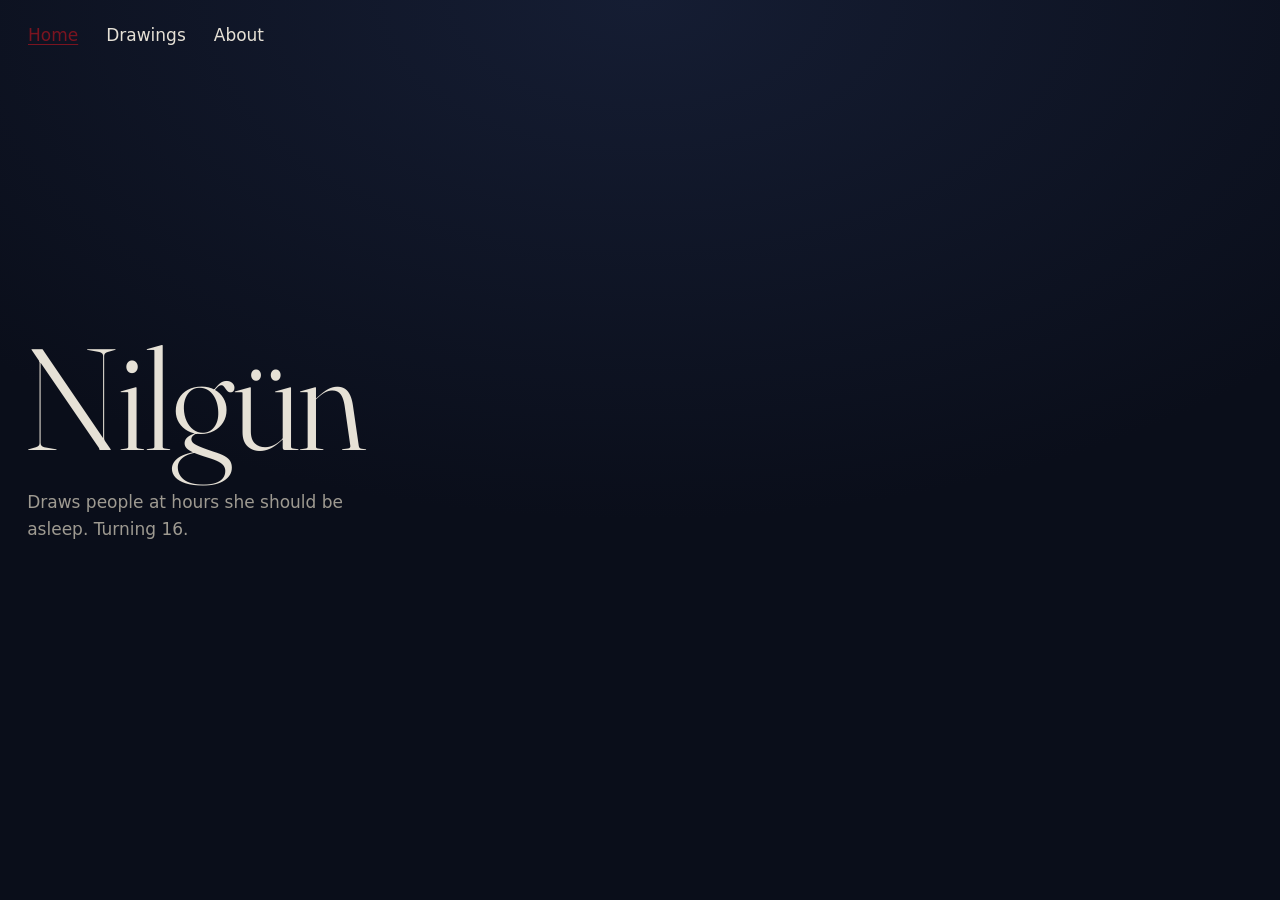
<file: index.html>
<!doctype html>
<html lang="en">
<head>
<meta charset="utf-8">
<meta name="viewport" content="width=device-width, initial-scale=1">
<title>Nilgün</title>
<link rel="preconnect" href="https://fonts.googleapis.com">
<link rel="preconnect" href="https://fonts.gstatic.com" crossorigin>
<link href="https://fonts.googleapis.com/css2?family=Fraunces:opsz,wght@9..144,300..500&display=swap" rel="stylesheet">
<link rel="stylesheet" href="style.css">
</head>
<body>
<nav class="nav">
  <a href="index.html" aria-current="page">Home</a>
  <a href="art.html">Drawings</a>
  <a href="her.html">About</a>
</nav>
<main class="home">
  <h1>Nilgün</h1>
  <p>Draws people at hours she should be asleep. Turning 16.</p>
</main>
<script>
  window.va = window.va || function () { (window.vaq = window.vaq || []).push(arguments); };
</script>
<script defer src="https://cdn.vercel-insights.com/v1/script.js"></script>
<script src="script.js"></script>
</body>
</html>
</file>
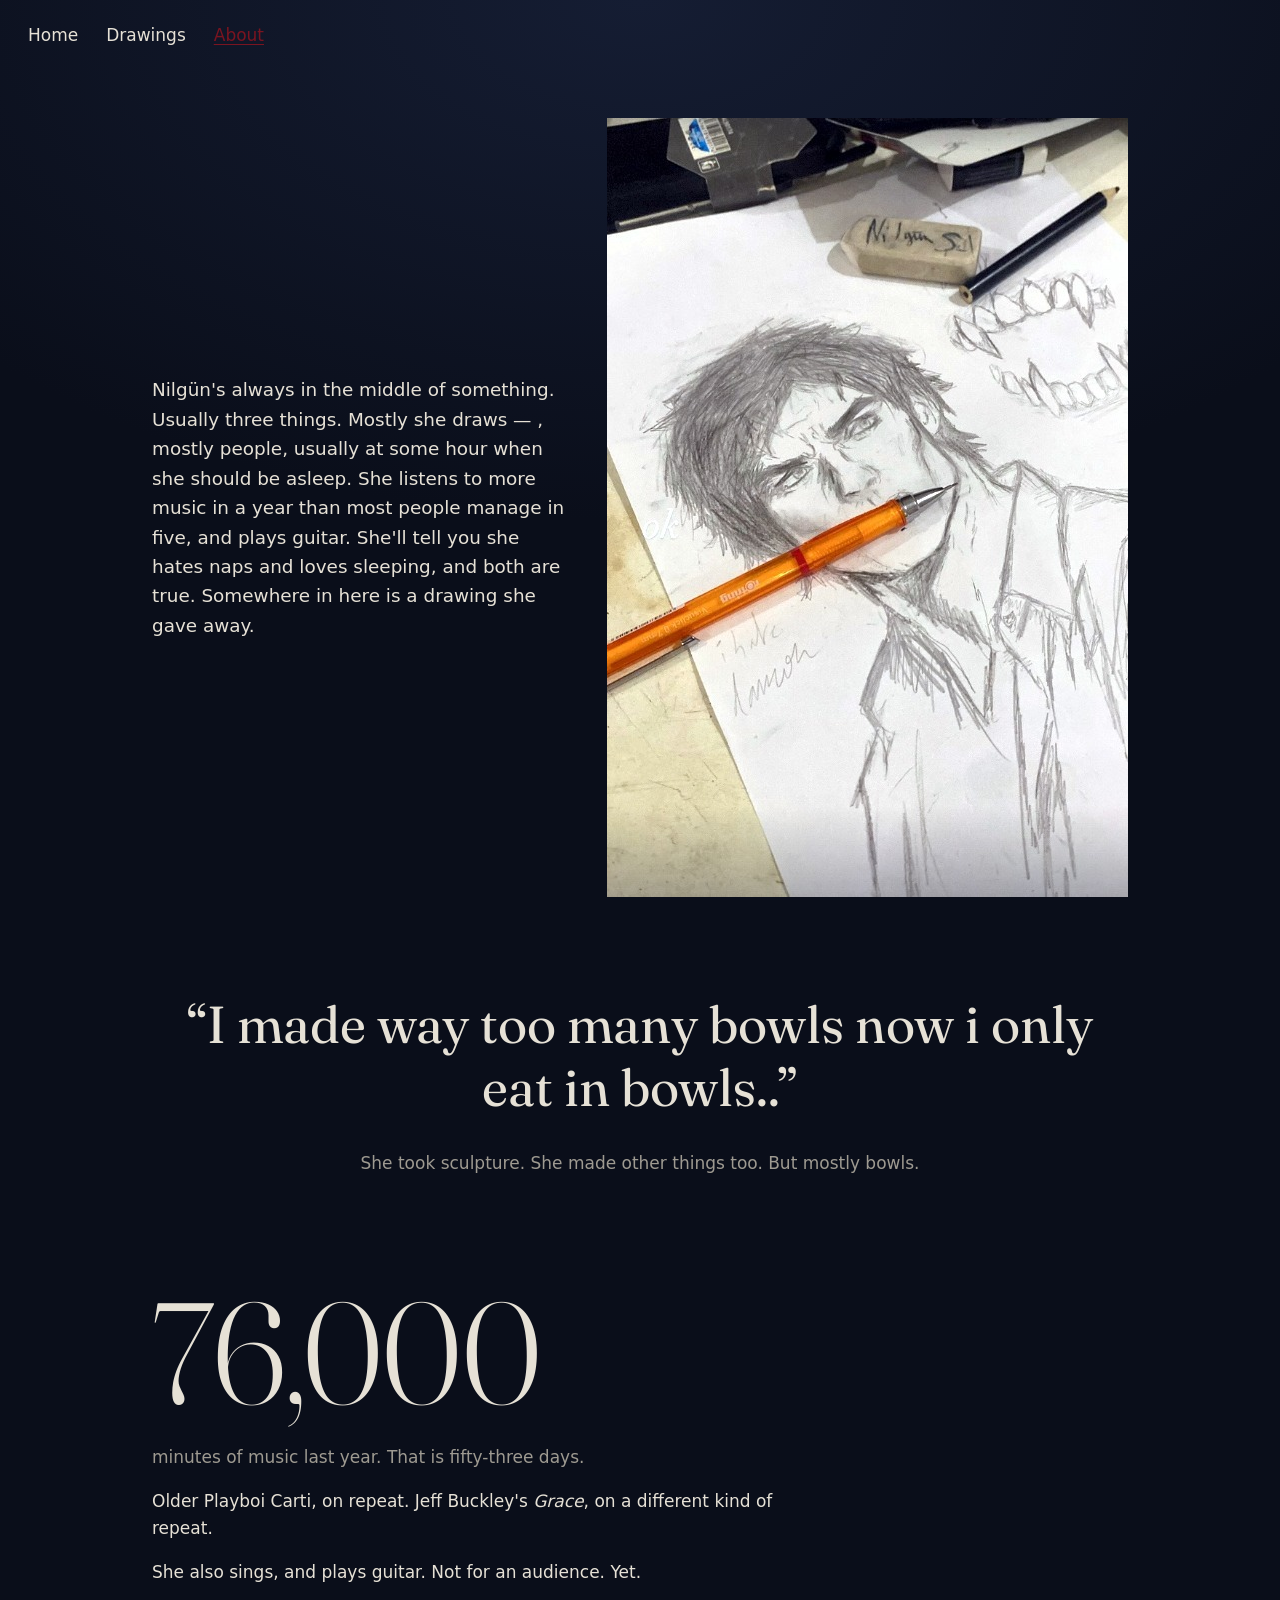
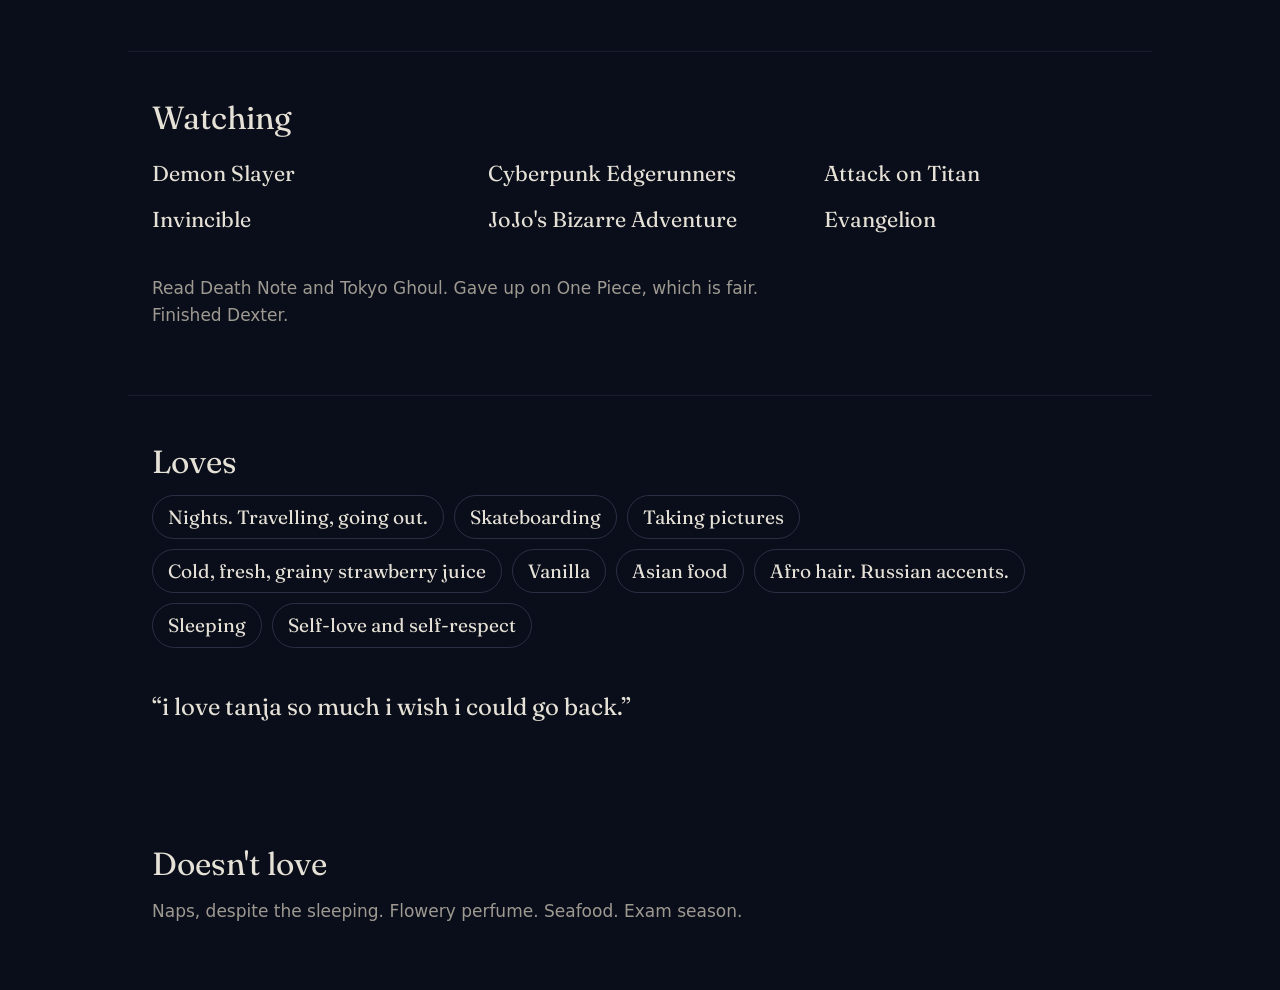
<file: her.html>
<!doctype html>
<html lang="en">
<head>
<meta charset="utf-8">
<meta name="viewport" content="width=device-width, initial-scale=1">
<title>About — Nilgün</title>
<link rel="preconnect" href="https://fonts.googleapis.com">
<link rel="preconnect" href="https://fonts.gstatic.com" crossorigin>
<link href="https://fonts.googleapis.com/css2?family=Fraunces:opsz,wght@9..144,300..500&display=swap" rel="stylesheet">
<link rel="stylesheet" href="style.css">
</head>
<body class="about">
<nav class="nav">
  <a href="index.html">Home</a>
  <a href="art.html">Drawings</a>
  <a href="her.html" aria-current="page">About</a>
</nav>
<main>

<section class="opening">
  <p class="prose">Nilgün's always in the middle of something. Usually three things. Mostly she draws — , mostly people, usually at some hour when she should be asleep. She listens to more music in a year than most people manage in five, and plays guitar. She'll tell you she hates naps and loves sleeping, and both are true. Somewhere in here is a drawing she gave away.</p>
  <img src="images/desk.jpg" width="521" height="779" alt="Her desk: a pencil drawing in progress, an eraser with her name on it">
</section>

<section class="bowls">
  <blockquote>“I made way too many bowls now i only eat in bowls..”</blockquote>
  <p>She took sculpture. She made other things too. But mostly bowls.</p>
</section>

<section class="sound">
  <h2 class="big">76,000</h2>
  <p class="sub">minutes of music last year. That is fifty-three days.</p>
  <p>Older Playboi Carti, on repeat. Jeff Buckley's <em>Grace</em>, on a different kind of repeat.</p>
  <p>She also sings, and plays guitar. Not for an audience. Yet.</p>
</section>

<section class="watching">
  <h2>Watching</h2>
  <ul>
    <li>Demon Slayer</li>
    <li>Invincible</li>
    <li>Cyberpunk Edgerunners</li>
    <li>JoJo's Bizarre Adventure</li>
    <li>Attack on Titan</li>
    <li>Evangelion</li>
  </ul>
  <p>Read Death Note and Tokyo Ghoul. Gave up on One Piece, which is fair. Finished Dexter.</p>
</section>

<section class="loves">
  <h2>Loves</h2>
  <ul>
    <li>Nights. Travelling, going out.</li>
    <li>Skateboarding</li>
    <li>Taking pictures</li>
    <li>Cold, fresh, grainy strawberry juice</li>
    <li>Vanilla</li>
    <li>Asian food</li>
    <li>Afro hair. Russian accents.</li>
    <li>Sleeping</li>
    <li>Self-love and self-respect</li>
  </ul>
  <p class="tanja">“i love tanja so much i wish i could go back.”</p>
</section>

<section class="nots">
  <h2>Doesn't love</h2>
  <p>Naps, despite the sleeping. Flowery perfume. Seafood. Exam season.</p>
</section>

</main>
<script>
  window.va = window.va || function () { (window.vaq = window.vaq || []).push(arguments); };
</script>
<script defer src="https://cdn.vercel-insights.com/v1/script.js"></script>
<script src="script.js"></script>
</body>
</html>
</file>
<file: style.css>
:root {
  --bg: #0A0E1A;
  --ink: #E6E1D6;
  --ink-dim: #9E9A91;
  --red: #7A1420;
  --serif: "Fraunces", "Iowan Old Style", Georgia, serif;
  --sans: system-ui, -apple-system, "Segoe UI", Helvetica, Arial, sans-serif;
}

* { box-sizing: border-box; }

html { background: var(--bg) radial-gradient(900px 520px at 50% 0, #151d33, transparent) no-repeat; color: var(--ink); -webkit-text-size-adjust: 100%; }

body {
  margin: 0;
  font-family: var(--sans);
  font-size: 1.0625rem;
  line-height: 1.6;
  min-height: 100dvh;
  display: flex;
  flex-direction: column;
}

img { display: block; max-width: 100%; height: auto; image-rendering: auto; }

h1, h2, h3, .serif { font-family: var(--serif); font-weight: 400; line-height: 1.1; margin: 0; }

a { color: var(--red); text-underline-offset: 0.15em; }

:focus-visible { outline: 2px solid var(--ink); outline-offset: 3px; }

/* nav */
.nav { display: flex; gap: 0.25rem; padding: 0.75rem 1rem; }
.nav a {
  color: var(--ink);
  text-decoration: none;
  padding: 0.6rem 0.75rem;
  min-height: 44px;
  min-width: 44px;
  display: inline-flex;
  align-items: center;
}
.nav a[aria-current="page"] { color: var(--red); text-decoration: underline; }

/* home */
.home { flex: 1; display: flex; flex-direction: column; justify-content: center; padding: 0 1.5rem 12vh; }
.home h1 { font-size: clamp(3.5rem, 16vw, 9rem); font-weight: 300; letter-spacing: -0.02em; }
.home p { margin: 0.75rem 0 0 0.2rem; color: var(--ink-dim); max-width: 34ch; }
.js .home h1 span { display: inline-block; opacity: 0; animation: arrive 0.7s cubic-bezier(0.2, 0.6, 0.2, 1) forwards; animation-delay: calc(var(--i) * 80ms); }
.js .home p { opacity: 0; animation: arrive 1s ease-out 1s forwards; }
@keyframes arrive { from { opacity: 0; transform: translateY(0.25em); } to { opacity: 1; transform: none; } }

/* drawings */
.grid {
  display: grid;
  grid-template-columns: repeat(auto-fill, minmax(150px, 1fr));
  gap: 0.75rem;
  padding: 0.5rem 0.75rem 3rem;
  max-width: 1100px;
  margin: 0 auto;
  width: 100%;
  align-items: start;
}
@media (min-width: 900px) { .grid { grid-template-columns: repeat(4, 1fr); gap: 1.25rem; } }
.grid button { all: unset; cursor: pointer; display: block; min-width: 44px; min-height: 44px; }
.grid button:focus-visible { outline: 2px solid var(--ink); outline-offset: 3px; }
.grid img { width: 100%; box-shadow: 0 10px 24px rgba(0, 0, 0, 0.5); }
.grid .wide { grid-column: span 2; }
.grid .tall img { aspect-ratio: 3 / 4; object-fit: cover; object-position: 50% 55%; }
.grid .gift { padding: 10%; }

dialog {
  border: 0; padding: 0; background: transparent; margin: auto;
  max-width: 100vw; max-height: 100dvh; overflow: visible;
}
dialog::backdrop { background: rgba(10, 14, 26, 0.94); transition: background 0.5s ease; }
@starting-style { dialog[open]::backdrop { background: rgba(10, 14, 26, 0); } }
dialog.closing::backdrop { background: rgba(10, 14, 26, 0); }
body:has(dialog[open]) { overflow: hidden; }
dialog img { transition: transform 0.5s cubic-bezier(0.3, 0, 0.15, 1); will-change: transform; box-shadow: 0 30px 60px rgba(0, 0, 0, 0.7); }
dialog > button { position: fixed; top: 0; right: 0; }
dialog button {
  all: unset; cursor: pointer; color: var(--ink);
  min-width: 44px; min-height: 44px; padding: 0.5rem 1rem;
  display: inline-flex; align-items: center; justify-content: center;
}
dialog button:focus-visible { outline: 2px solid var(--ink); outline-offset: -4px; }

/* about */
.about section { padding: 3rem 1.5rem; max-width: 64rem; margin: 0 auto; width: 100%; }
.about h2 { font-size: 2rem; margin-bottom: 1rem; }
.about p { max-width: 62ch; }
.prose { font-size: 1.15rem; }

.opening { display: grid; gap: 2rem; align-items: center; }
@media (min-width: 720px) { .opening { grid-template-columns: 1fr auto; } }
.opening img { max-width: 100%; }

.bowls { text-align: center; padding-block: 5rem; }
.bowls blockquote { margin: 0; font-family: var(--serif); font-size: clamp(1.75rem, 6vw, 3.25rem); line-height: 1.2; }
.bowls p { margin: 2rem auto 0; color: var(--ink-dim); }

.sound .big { font-size: clamp(3.5rem, 18vw, 9rem); font-weight: 300; letter-spacing: -0.02em; }
.sound .sub { margin-top: -0.25rem; color: var(--ink-dim); }

.watching { border-top: 1px solid #1a1f2e; border-bottom: 1px solid #1a1f2e; }
.watching ul { list-style: none; margin: 0; padding: 0; columns: 2; column-gap: 2rem; }
@media (min-width: 720px) { .watching ul { columns: 3; } }
.watching li { break-inside: avoid; padding: 0.35rem 0; font-family: var(--serif); font-size: 1.35rem; }
.watching p { margin-top: 2rem; color: var(--ink-dim); }

.loves ul { list-style: none; margin: 0; padding: 0; display: flex; flex-wrap: wrap; gap: 0.6rem; }
.loves li { padding: 0.55rem 0.95rem; border: 1px solid #2a3044; border-radius: 999px; font-family: var(--serif); font-size: 1.2rem; line-height: 1.3; }
.loves .tanja { margin-top: 2.5rem; font-family: var(--serif); font-size: 1.5rem; }

.nots { padding-block: 1rem 3rem; }
.nots p { color: var(--ink-dim); }


@media (prefers-reduced-motion: reduce) {
  dialog img, dialog::backdrop { transition: none; }
  .js .home h1 span, .js .home p { animation: none; opacity: 1; }
}

/* scatter: photographs spread on a table, not a gallery wall */
html { overflow-x: clip; }
.grid button { position: relative; touch-action: manipulation; transform: rotate(var(--r, 0deg)) scale(calc(var(--s, 1) * var(--g, 1))) translate(var(--x, 0), var(--y, 0)); }
.grid button:nth-child(5n+1) { --r: -3deg; }
.grid button:nth-child(5n+2) { --r: 2deg; }
.grid button:nth-child(5n+3) { --r: -1.5deg; }
.grid button:nth-child(5n+4) { --r: 4deg; }
.grid button:nth-child(5n)   { --r: -2.5deg; }
.grid button:nth-child(3n+1) { --s: 0.92; }
.grid button:nth-child(3n)   { --s: 0.96; }
@media (min-width: 600px) {
  .grid { gap: 0.25rem 0.5rem; }
  .grid button:nth-child(3n+2) { --s: 1.1; }
  .grid button:nth-child(4n+1) { --y: 6%; }
  .grid button:nth-child(4n+3) { --y: -5%; --x: 4%; }
  .grid button:nth-child(7n+2) { --x: -5%; }
}

/* the gift drawing: grows on double-tap, then turns over */
.grid .gift { z-index: 1; transition: transform 0.4s cubic-bezier(0.3, 0, 0.15, 1); }
.grid img { transition: opacity 0.8s ease; }
.grid .gone img { opacity: 0; }
.grid .letter {
  position: absolute; inset: 0; display: grid; place-items: center; pointer-events: none;
  font-family: var(--serif); font-size: clamp(4.5rem, 18vw, 8rem); color: var(--red); opacity: 0;
}
.grid .letter.on { animation: flash 0.5s ease forwards; }
@keyframes flash { 0%, 100% { opacity: 0; } 25%, 75% { opacity: 1; } }
body.revealing { overflow: hidden; }
.revealing .grid { pointer-events: none; }

#stage { position: fixed; inset: 0; z-index: 10; perspective: 1400px; touch-action: none; }
#card {
  position: absolute; left: var(--cx); top: var(--cy); width: var(--w);
  transform: translate(-50%, -50%) rotate(var(--r, 0deg)) rotateY(0deg);
  transform-style: preserve-3d;
  transition: left 0.9s, top 0.9s, width 0.9s, transform 0.9s;
  transition-timing-function: cubic-bezier(0.4, 0, 0.2, 1);
}
#card.flipped { transform: translate(-50%, -50%) rotate(var(--r, 0deg)) rotateY(180deg); transition: transform 0.7s cubic-bezier(0.4, 0, 0.2, 1); }
#card .front { width: 100%; max-width: none; backface-visibility: hidden; box-shadow: 0 30px 60px rgba(0, 0, 0, 0.7); }
#card .back {
  position: absolute; inset: 0; transform: rotateY(180deg); backface-visibility: hidden;
  overflow-y: auto; -webkit-overflow-scrolling: touch; touch-action: pan-y; overscroll-behavior: contain;
  padding: 1.5rem 1.25rem; color: var(--ink);
  background: #16131b url("data:image/svg+xml,%3Csvg xmlns='http://www.w3.org/2000/svg' width='200' height='200'%3E%3Cfilter id='n'%3E%3CfeTurbulence type='fractalNoise' baseFrequency='0.9' numOctaves='3' stitchTiles='stitch'/%3E%3C/filter%3E%3Crect width='100%25' height='100%25' filter='url(%23n)' opacity='0.09'/%3E%3C/svg%3E");
}
#card .back p { margin: 0 0 1.5rem; font-size: 1rem; line-height: 1.8; }
#card .back a { font-size: 0.9rem; }
#card.done { transform-style: flat; transform: translate(-50%, -50%); transition: none; }
#card.done .front { visibility: hidden; }
#card.done .back { transform: none; }
@media (prefers-reduced-motion: reduce) {
  .grid .gift, .grid img, #card { transition: none; }
  .grid .letter.on { animation: none; }
}
</file>
